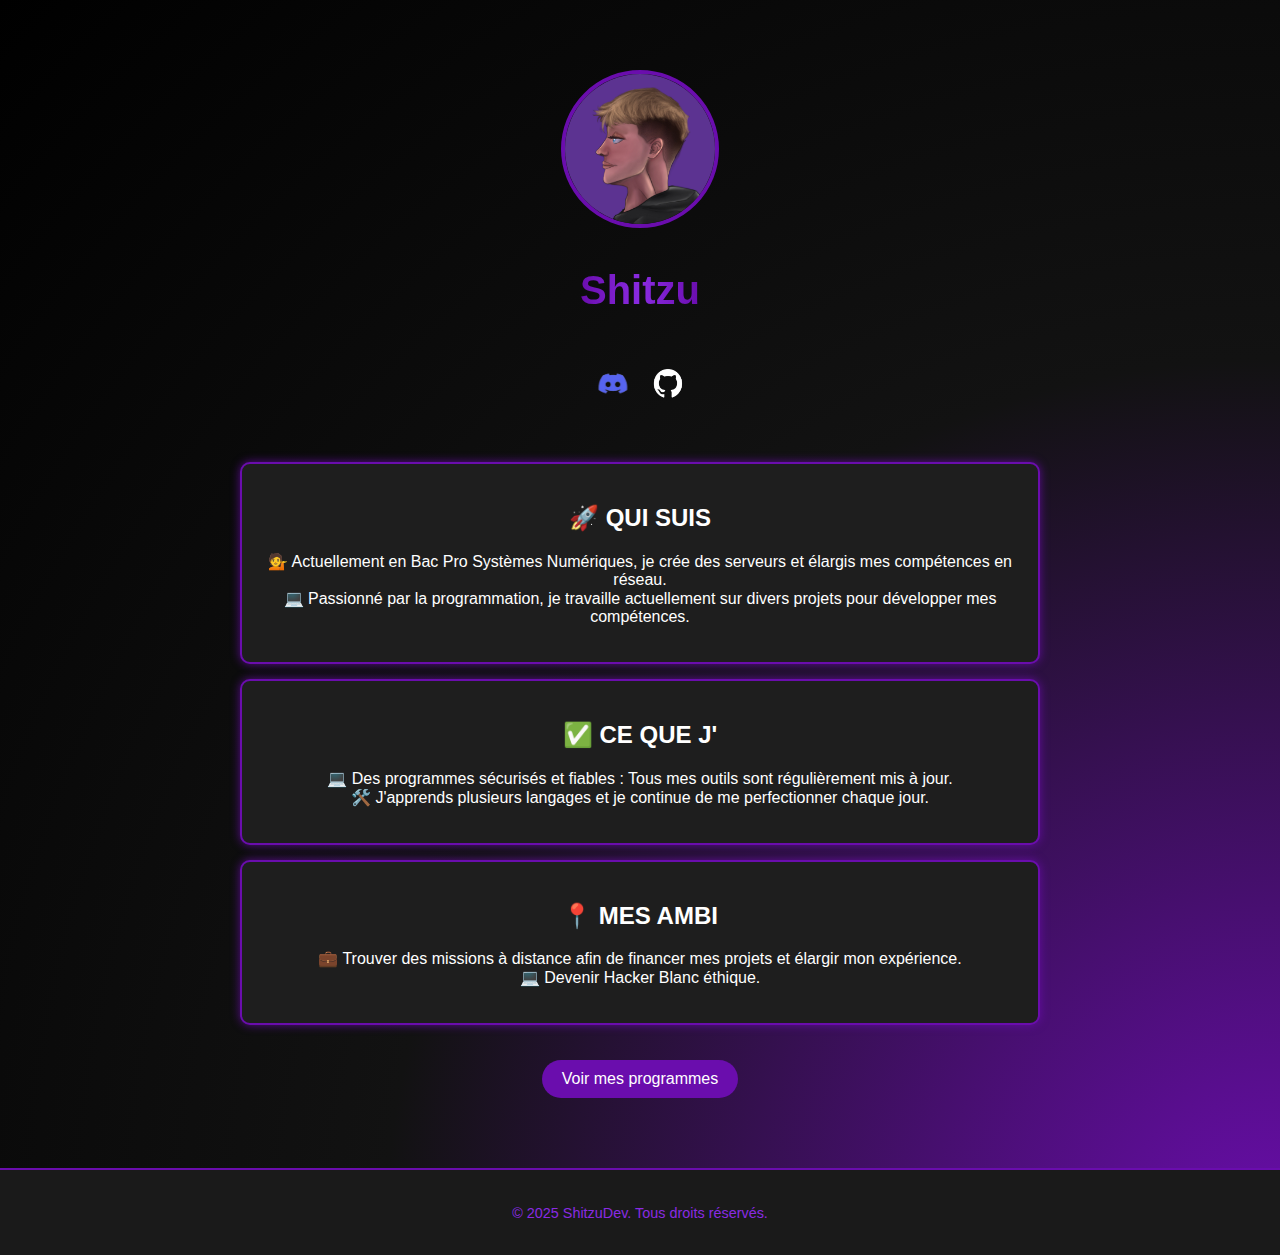
<file: index.html>
<!DOCTYPE html>
 <html lang="fr">
 <head>
     <meta charset="UTF-8">
     <meta name="viewport" content="width=device-width, initial-scale=1.0">
     <title>ShitzuDev</title>
     <link rel="stylesheet" href="style.css">
     <link rel="icon" type="image/png" sizes="32x32" href="IMG_2842.jpg">
 </head>
 <body>
     <header> 
         <div class="profile">
             <img src="IMG_2842.jpg" alt="Photo de profil de Shih Tzu" class="profile-pic">
             <h1>Shitzu</h1>
             <div class="social-icons">
                 <a href="" target="_blank">
                     <img src="discord.png" alt="Discord" class="icon">
                 </a>
                 <a href="https://github.com/ShitzuDev" target="_blank">
                     <img src="github.png"GitHub" class="icon">
                 </a>
             </div>
         </div>
     </header>
     <main>
        <section class="intro">
            <div class="box">
                <h2>🚀 Qui suis-je ?</h2>
                💁 Actuellement en Bac Pro Systèmes Numériques, je crée des serveurs et élargis mes compétences en réseau.</br>
                💻 Passionné par la programmation, je travaille actuellement sur divers projets pour développer mes compétences. </br>
            </p>
                 
            </div>
            <div class="box">
                <h2>✅ Ce que j'éffectue</h2>
                <p></span> 
                    💻 Des programmes sécurisés et fiables : Tous mes outils sont régulièrement mis à jour.</br>
                    🛠️ J'apprends plusieurs langages et je continue de me perfectionner chaque jour.</br>
                </p>            
            </div>
            <div class="box">
                <h2>📍 Mes ambitions</h2>
                <p>
                   💼 Trouver des missions à distance afin de financer mes projets et élargir mon expérience.</br>
                   💻 Devenir Hacker Blanc éthique.</br>
                </p>
            </div>
        </section>
        <a href="mesprogramme.html" class="btn">Voir mes programmes</a>
    </main>
    <script src="script.js"></script>
    <footer>
        <p>
            &copy; 2025 <span class="f2">ShitzuDev</span>. Tous droits réservés.
        </p>
    </footer>
    
</body>
</html>
</file>
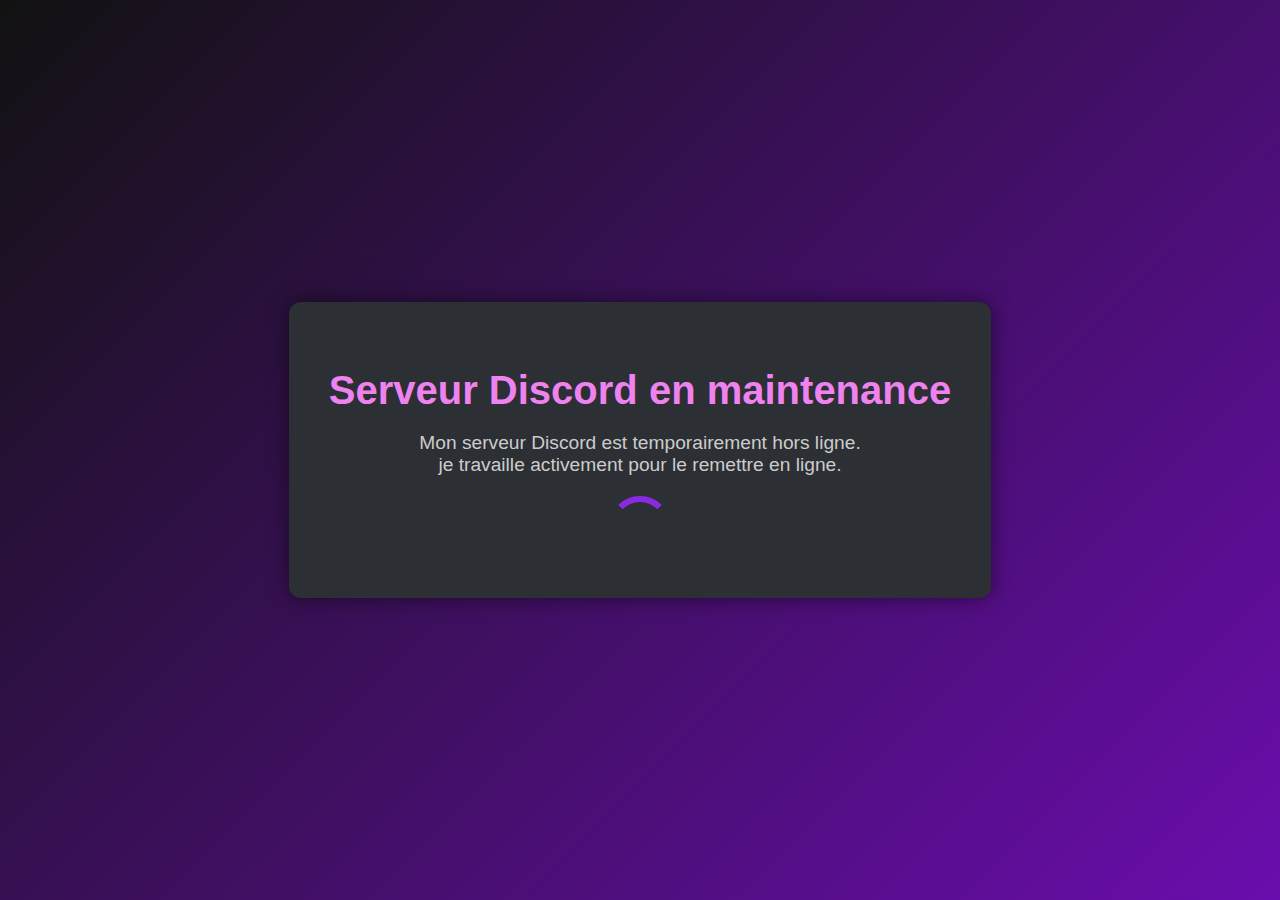
<file: discordmtn.html>
<!DOCTYPE html>
<html lang="fr">
<head>
  <meta charset="UTF-8">
  <title>Maintenance Discord</title>
  <style>
    body {
      margin: 0;
      font-family: 'Segoe UI', sans-serif;
      background: linear-gradient(135deg, #121212, #6a0dad);
      color: white;
      display: flex;
      justify-content: center;
      align-items: center;
      height: 100vh;
      overflow: hidden;
    }

    .container {
      text-align: center;
      padding: 40px;
      background: #2C2F33;
      border-radius: 12px;
      box-shadow: 0 0 20px rgba(0,0,0,0.5);
      animation: fadeIn 1.5s ease-out;
    }

    h1 {
      font-size: 2.5em;
      margin-bottom: 10px;
      color: #EE82EE;
      animation: pulse 2s infinite;
    }

    p {
      font-size: 1.2em;
      margin-bottom: 20px;
      color: #ccc;
    }

    .loader {
      border: 6px solid #2C2F33;
      border-top: 6px solid #8a2be2;
      border-radius: 50%;
      width: 50px;
      height: 50px;
      margin: 0 auto;
      animation: spin 1s linear infinite;
    }

  .btn {
      margin-top: 20px;
      padding: 10px 20px;
      background-color: #6a0dad;
      color: #ffffff;
      text-decoration: none;
      border-radius: 20px;
      font-size: 1.2rem;
      transition: background-color 0.3s ease;
  }


  footer {
    background-color: #1a1a1a;
    color: #8a2be2; 
    text-align: center;
    padding: 20px 10px; 
    margin-top: 50px;
    border-top: 2px solid #6a0dad; 
    font-size: 0.9rem;
    font-family: 'Arial', sans-serif;
    width: 100%; 
    box-sizing: border-box; 
  }

    @keyframes spin {
      0% { transform: rotate(0deg); }
      100% { transform: rotate(360deg); }
    }

    @keyframes fadeIn {
      from { opacity: 0; transform: translateY(20px); }
      to { opacity: 1; transform: translateY(0); }
    }

    @keyframes pulse {
      0% { transform: scale(1); }
      50% { transform: scale(1.05); }
      100% { transform: scale(1); }
    }
  </style>
  
</head>
<body>
  <div class="container">
    <h1> Serveur Discord en maintenance</h1>
    <p>Mon serveur Discord est temporairement hors ligne.<br>je travaille activement pour le remettre en ligne.</p>
    <div class="loader"></div>
  </div>


  
  <script>
    // Animation supplémentaire : changement de titre toutes les 3 secondes
    const titles = [
      " Serveur Discord en maintenance",
    ];
    let index = 0;
    setInterval(() => {
      document.querySelector("h1").textContent = titles[index];
      index = (index + 1) % titles.length;
    }, 3000);
  </script>
</body>  
</html>
</file>
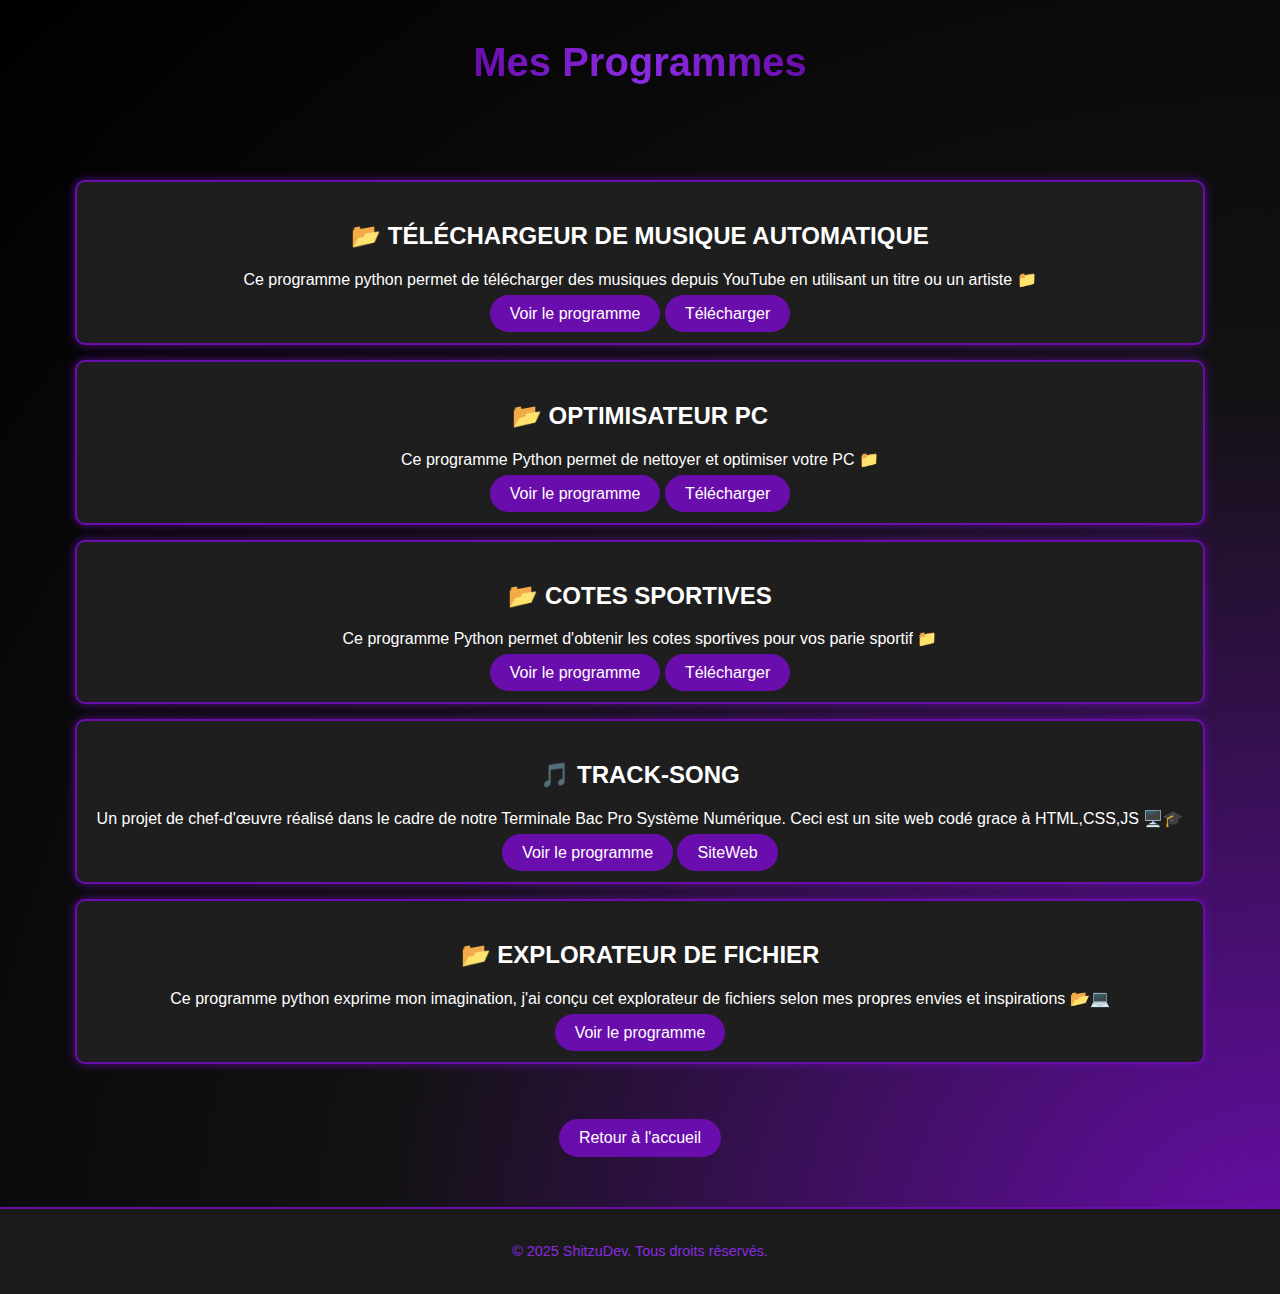
<file: mesprogramme.html>
<!DOCTYPE html>
<html lang="fr">
<head>
    <meta charset="UTF-8">
    <meta name="viewport" content="width=device-width, initial-scale=1.0">
    <title>Mes Programmes</title>
    <link rel="stylesheet" href="style.css">
</head>
<body>
    <header>
        <h1>Mes Programmes</h1>
    </header>
    <main>
        <section class="programs">
            <div class="box">
                <h2>📂 Téléchargeur de Musique Automatique </h2>
                <p>Ce programme python permet de télécharger des musiques depuis YouTube en utilisant un titre ou un artiste  📁</p>
                <a href="https://github.com/ShitzuDev/Telechargeur-de-Musique-Automatique" target="_blank" class="btn">Voir le programme</a>
                <a href="Téléchargeur-de-musique.exe" target="_blank" class="btn"> Télécharger </a>
            </div>
            <div class="box">
                <h2>📂 Optimisateur PC </h2>
                <p>Ce programme Python permet de nettoyer et optimiser votre PC  📁</p>
                <a href="https://github.com/ShitzuDev/Optimisateur-Pc" target="_blank" class="btn">Voir le programme</a>
                <a href="Optimisateur.exe" target="_blank" class="btn"> Télécharger </a>
            </div>
              <div class="box">
                <h2>📂 Cotes Sportives </h2>
                <p>Ce programme Python permet d'obtenir les cotes sportives pour vos parie sportif 📁</p>
                <a href="https://github.com/ShitzuDev/Programme-de-Cotes-Sportives" target="_blank" class="btn">Voir le programme</a>
                <a href="SHIPARI.exe" target="_blank" class="btn"> Télécharger </a>
            </div>
            <div class="box">
                <h2>🎵 Track-Song</h2>
                <p>Un projet de chef-d'œuvre réalisé dans le cadre de notre Terminale Bac Pro Système Numérique. Ceci est un site web codé grace à HTML,CSS,JS 🖥️🎓</br> </p>
                <a href="https://github.com/ShitzuDev/Track-Song" target="_blank" class="btn">Voir le programme</a>
                <a href="https://track-song.netlify.app" target="_blank" class="btn"> SiteWeb </a>
            </div>
            <div class="box">
                <h2>📂 Explorateur de fichier</h2>
                <p>Ce programme python exprime mon imagination, j'ai conçu cet explorateur de fichiers selon mes propres envies et inspirations 📂💻</br> </p>
                <a href="https://github.com/ShitzuDev/Explorateur-de-fichier-python" target="_blank" class="btn">Voir le programme</a>
            </div>
        </section>
    </main>
    <a href="index.html" class="btn">Retour à l'accueil</a>
    <footer>
        <p>
            &copy; 2025 <span class="highlight">ShitzuDev</span>. Tous droits réservés.
        </p>
    </footer>
    
</body>
</html>
</file>
<file: style.css>
body {

background-color: #121212; 
color: #ffffff;
font-family: 'Arial', sans-serif;
margin: 0;
padding: 0;
display: flex;
flex-direction: column;
align-items: center;
justify-content: space-between;
min-height: 100vh;
background-image: radial-gradient(circle at 50% 50%, #6a0dad, #121212, #000000);
background-size: 200% 200%;
animation: backgroundMove 15s linear infinite;
}

@keyframes backgroundMove {
0% { background-position: 0% 0%; }
100% { background-position: 100% 100%; }
}


header {
    text-align: center;
    margin-bottom: 20px;
}

.profile {
    display: flex;
    flex-direction: column;
    align-items: center;
    margin-top: 50px;
}

.profile-pic {
    border-radius: 50%;
    width: 150px;
    border: 4px solid #6a0dad;
    margin-top: 20px;
}

h1 {
    font-size: 2.5rem;
    margin: 40px 0;
    animation: fadeSlideIn 1s ease-out;
    background: linear-gradient(90deg, #6a0dad, #8a2be2, #6a0dad);
    background-clip: text;
    -webkit-background-clip: text;
    color: transparent;
}

@keyframes fadeSlideIn {
    0% {
        opacity: 0;
        transform: translateY(20px); 
    }
    100% {
        opacity: 1;
        transform: translateY(0); 
    }
}


@keyframes gradientMove {
    0% {
        background-position: 0% 50%;
    }
    100% {
        background-position: 100% 50%;
    }
}



.social-icons {
    margin-top: 10px;
    display: flex;
    gap: 15px;
}

.icon {
    width: 40px;
    height: 40px;
    transition: transform 0.3s ease, filter 0.3s ease;
}

.icon:hover {
    transform: scale(1.2);
    filter: brightness(1.5);
}

main {
    display: flex;
    flex-direction: column;
    align-items: center;
    width: 100%;
    padding: 20px;
}

.intro {
    width: 80%;
    max-width: 800px;
}

.box {
    background-color: #1e1e1e;
    border: 2px solid #6a0dad;
    border-radius: 10px;
    margin: 15px 0;
    padding: 20px;
    box-shadow: 0 0 10px rgba(106, 13, 173, 0.8);
    text-align: center;
    transition: transform 0.3s ease;
}

.box:hover {
    transform: scale(1.05);
}

h2 {
    color: #ffffff;
    text-transform: uppercase;
    animation: fadeIn 1s ease-in-out;
}

.btn {
    margin-top: 20px;
    padding: 10px 20px;
    background-color: #6a0dad;
    color: #ffffff;
    text-decoration: none;
    border-radius: 20px;
    font-size: 1.2rem;
    transition: background-color 0.3s ease;
}

.btn:hover {
    background-color: #8a2be2;
}

@keyframes fadeIn {
    from {
        opacity: 0;
        transform: translateY(-10px);
    }
    to {
        opacity: 1;
        transform: translateY(0);
    }
}

footer {
    background-color: #1a1a1a;
    color: #8a2be2; 
    text-align: center;
    padding: 20px 10px; 
    margin-top: 50px;
    border-top: 2px solid #6a0dad; 
    font-size: 0.9rem;
    font-family: 'Arial', sans-serif;
    width: 100%; 
    box-sizing: border-box; 
}

/* Bouton */
.btn {
    padding: 10px 20px;
    background-color: #6a0dad;
    color: #ffffff;
    text-decoration: none;
    border-radius: 20px;
    font-size: 1rem;
    transition: background-color 0.3s ease;
}

.btn:hover {
    background-color: #8a2be2;
}


.forum-btn {
    position: absolute;
    top: 20px;
    right: 20px;
    background-color: #6a0dad;
    color: #ffffff;
    text-decoration: none;
    padding: 10px 15px;
    border-radius: 20px;
    font-size: 1rem;
    transition: background-color 0.3s ease;
}

.forum-btn:hover {
    background-color: #8a2be2;
}
.download-icon {
    position: absolute;
    right: 20px;
    top: 50%;
    transform: translateY(-50%);
    display: inline-block;
    width: 40px; /* Ajuste la taille selon l'icône */
    height: 40px;
}

.icon-download {
    width: 100%;
    height: 100%;
    transition: transform 0.3s ease;
}

.icon-download:hover {
    transform: scale(1.2);
}
</file>
